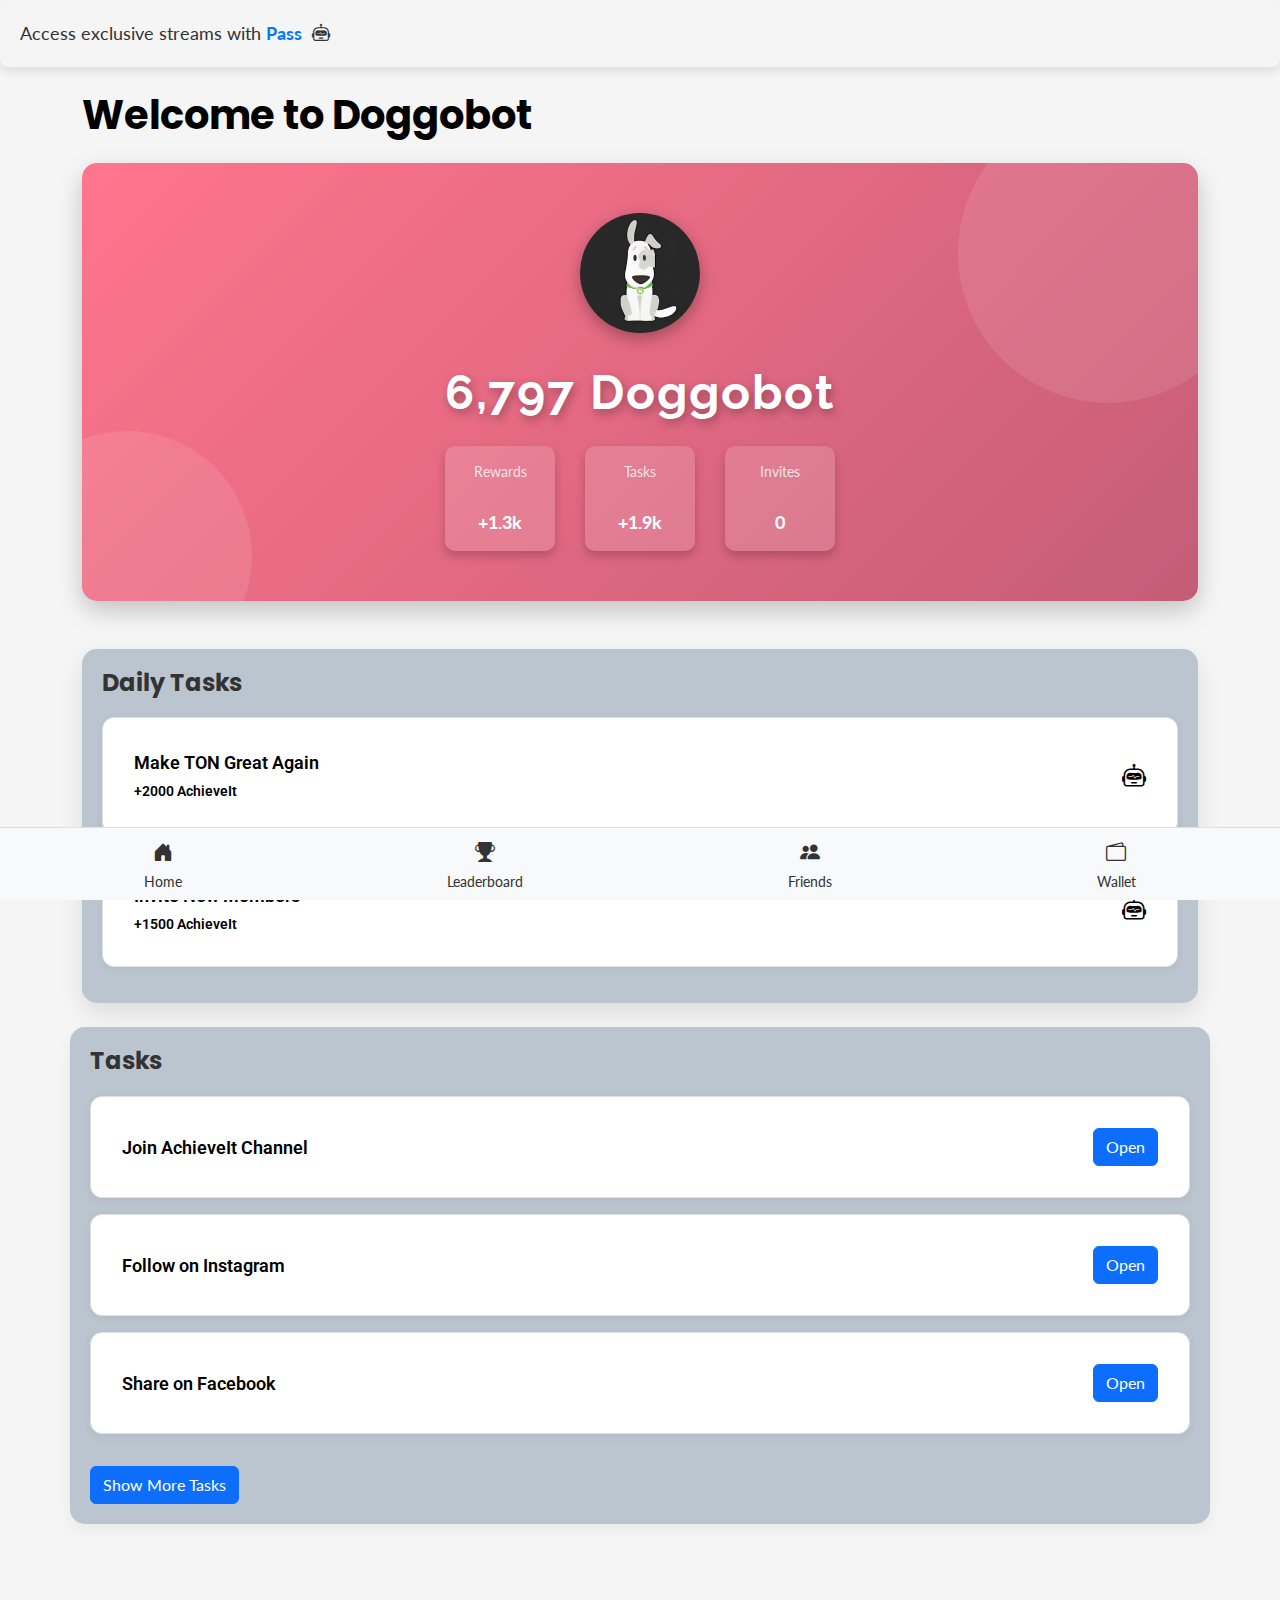
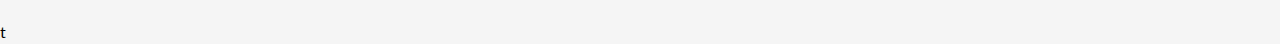
<file: index.html>
<!DOCTYPE html>
<html lang="en">
<head>
  <meta charset="UTF-8">
  <meta name="viewport" content="width=device-width, initial-scale=1.0">
  <title>Doggobot</title>
  
  <!-- Bootstrap CSS -->
  <link href="https://cdn.jsdelivr.net/npm/bootstrap@5.3.0-alpha1/dist/css/bootstrap.min.css" rel="stylesheet">
  
  <!-- Bootstrap Icons CSS -->
  <link href="https://cdn.jsdelivr.net/npm/bootstrap-icons/font/bootstrap-icons.css" rel="stylesheet">

  <link href="https://fonts.googleapis.com/css2?family=Lato:wght@400&family=Poppins:wght@600&family=Montserrat:wght@500&family=Roboto:wght@400&family=Raleway:wght@700&display=swap" rel="stylesheet">
  <link rel="stylesheet" href="acheiveit.css">
</head>
<body>

    <!-- Preloader Section -->
    <div id="preloader">
        <img src="doggo.jpg" alt="Loading Image" class="preloader-image">
        <h2 class="preloader-text">Amazing...</h2>
    </div>

    <!-- Main Content (hidden until preloader fades) -->
    <div id="main-content" style="display: none;">

        <!-- Header -->
        <header class="header d-flex justify-content-between align-items-center">
            <div class="d-flex align-items-center">
                <p class="access-text">Access exclusive streams with <a href="" class="pass-link">Pass</a><i class="bi bi-robot bot-icon" style="width: 50px; padding-left: 10px;"></i></p>
            </div>
        </header>
        <br>
        <!-- Welcome Section -->
        <div class="container">
            <h1>Welcome to Doggobot</h1>
        </div>

        <!-- Stats Section -->
        <div class="container">
            <div class="stats-section text-center mt-4">
                <div class="image-wrapper mb-3">
                    <img src="doggo.jpg" alt="AchieveIt Image" class="achieveit-image">
                </div>
                <h1 class="achieveit-title">6,797 Doggobot</h1>
                <div class="d-flex justify-content-around mt-3">
                    <div class="stat-box">
                        <span>Rewards</span><br>
                        <strong>+1.3k</strong>
                    </div>
                    <div class="stat-box">
                        <span>Tasks</span><br>
                        <strong>+1.9k</strong>
                    </div>
                    <div class="stat-box">
                        <span>Invites</span><br>
                        <strong>0</strong>
                    </div>
                </div>
            </div>
        </div>

      
        <!-- Tasks Section -->
        <div class="container mt-4">
            <div class="tasks mt-5">
                <h4 class="tasks-title">Daily Tasks</h4>
                
                <!-- Task 1 -->
                <div class="task-card card mb-3">
                    <div class="card-body d-flex justify-content-between align-items-center">
                        <div class="task-info">
                            <span class="task-name">Make TON Great Again</span>
                            <span class="task-reward">+2000 AchieveIt</span>
                        </div>
                        <i class="bi bi-robot task-icon"></i>
                    </div>
                </div>
                
                <!-- Task 2 -->
                <div class="task-card card mb-3">
                    <div class="card-body d-flex justify-content-between align-items-center">
                        <div class="task-info">
                            <span class="task-name">Invite New Members</span>
                            <span class="task-reward">+1500 AchieveIt</span>
                        </div>
                        <i class="bi bi-robot task-icon"></i>
                    </div>
                </div>
            </div>
        </div>

        <div class="container mt-4 tasks-section">
            <h5 class="tasks-title">Tasks</h5>
            
            <!-- Task 1 -->
            <div class="task-card card mb-3">
                <div class="card-body d-flex justify-content-between align-items-center">
                    <div class="task-info">
                        <span class="task-name">Join AchieveIt Channel</span>
                    </div>
                    <button class="btn btn-primary task-button">Open</button>
                </div>
            </div>
        
            <!-- Task 2 -->
            <div class="task-card card mb-3">
                <div class="card-body d-flex justify-content-between align-items-center">
                    <div class="task-info">
                        <span class="task-name">Follow on Instagram</span>
                    </div>
                    <button class="btn btn-primary task-button">Open</button>
                </div>
            </div>
        
            <!-- Task 3 -->
            <div class="task-card card mb-3">
                <div class="card-body d-flex justify-content-between align-items-center">
                    <div class="task-info">
                        <span class="task-name">Share on Facebook</span>
                    </div>
                    <button class="btn btn-primary task-button">Open</button>
                </div>
            </div>
        
            <!-- Show More Button -->
            <button id="toggle-tasks" class="btn btn-primary mt-3 show-more-btn">Show More Tasks</button>
        
            <!-- Hidden Tasks -->
            <div id="more-tasks" class="more-tasks d-none">
                <!-- Task 4 -->
                <div class="task-card card mb-3">
                    <div class="card-body d-flex justify-content-between align-items-center">
                        <div class="task-info">
                            <span class="task-name">Post on X</span>
                        </div>
                        <button class="btn btn-primary task-button">Open</button>
                    </div>
                </div>
        
                <!-- Task 5 -->
                <div class="task-card card mb-3">
                    <div class="card-body d-flex justify-content-between align-items-center">
                        <div class="task-info">
                            <span class="task-name">Connect on LinkedIn</span>
                        </div>
                        <button class="btn btn-primary task-button">Open</button>
                    </div>
                </div>
        
                <!-- Task 6 -->
                <div class="task-card card mb-3">
                    <div class="card-body d-flex justify-content-between align-items-center">
                        <div class="task-info">
                            <span class="task-name">Like a YouTube Video</span>
                        </div>
                        <button class="btn btn-primary task-button">Open</button>
                    </div>
                </div>
        
                <!-- Task 7 -->
                <div class="task-card card mb-3">
                    <div class="card-body d-flex justify-content-between align-items-center">
                        <div class="task-info">
                            <span class="task-name">Share a Blog Post</span>
                        </div>
                        <button class="btn btn-primary task-button">Open</button>
                    </div>
                </div>
        
                <!-- Task 8 -->
                <div class="task-card card mb-3">
                    <div class="card-body d-flex justify-content-between align-items-center">
                        <div class="task-info">
                            <span class="task-name">Join Reddit Community</span>
                        </div>
                        <button class="btn btn-primary task-button">Open</button>
                    </div>
                </div>
        
                <!-- Task 9 -->
                <div class="task-card card mb-3">
                    <div class="card-body d-flex justify-content-between align-items-center">
                        <div class="task-info">
                            <span class="task-name">Tweet about the Project</span>
                        </div>
                        <button class="btn btn-primary task-button">Open</button>
                    </div>
                </div>
        
                <!-- Task 10 -->
                <div class="task-card card mb-3">
                    <div class="card-body d-flex justify-content-between align-items-center">
                        <div class="task-info">
                            <span class="task-name">Leave a Google Review</span>
                        </div>
                        <button class="btn btn-primary task-button">Open</button>
                    </div>
                </div>
            </div>
        </div>
        <br><br><br><br>
        
        <!-- Bottom Navigation Bar -->
        <nav class="navbar navbar-expand-lg navbar-light bg-light fixed-bottom">
            <div class="container-fluid justify-content-around">
                <a class="nav-link text-center" href="index.html">
                    <i class="bi bi-house-door-fill"></i>
                    <div>Home</div>
                </a>
                <a class="nav-link text-center" href="leaderboard.html">
                    <i class="bi bi-trophy-fill"></i>
                    <div>Leaderboard</div>
                </a>
                <a class="nav-link text-center" href="frens.html">
                    <i class="bi bi-people-fill"></i>
                    <div>Friends</div>
                </a>
                <a class="nav-link text-center" href="wallet.html">
                    <i class="bi bi-wallet2"></i>
                    <div>Wallet</div>
                </a>                              
            </div>
        </nav>
    </div>

    <!-- Bootstrap JS Bundle -->
    <script src="https://cdn.jsdelivr.net/npm/bootstrap@5.3.0-alpha1/dist/js/bootstrap.bundle.min.js"></script>
    <script>
        // Preloader
        window.onload = function() {
            const preloader = document.getElementById('preloader');
            const mainContent = document.getElementById('main-content');
            preloader.style.display = 'none'; // Hide preloader
            mainContent.style.display = 'block'; // Show main content
        }

        // Show more tasks functionality
        document.getElementById('toggle-tasks').onclick = function() {
            const moreTasks = document.getElementById('more-tasks');
            const button = document.getElementById('toggle-tasks');
            if (moreTasks.classList.contains('d-none')) {
                moreTasks.classList.remove('d-none');
                button.innerText = 'Show Less Tasks'; // Change button text
            } else {
                moreTasks.classList.add('d-none');
                button.innerText = 'Show More Tasks'; // Change button text
            }
        }
    </script>
</body>
</html>t
</file>
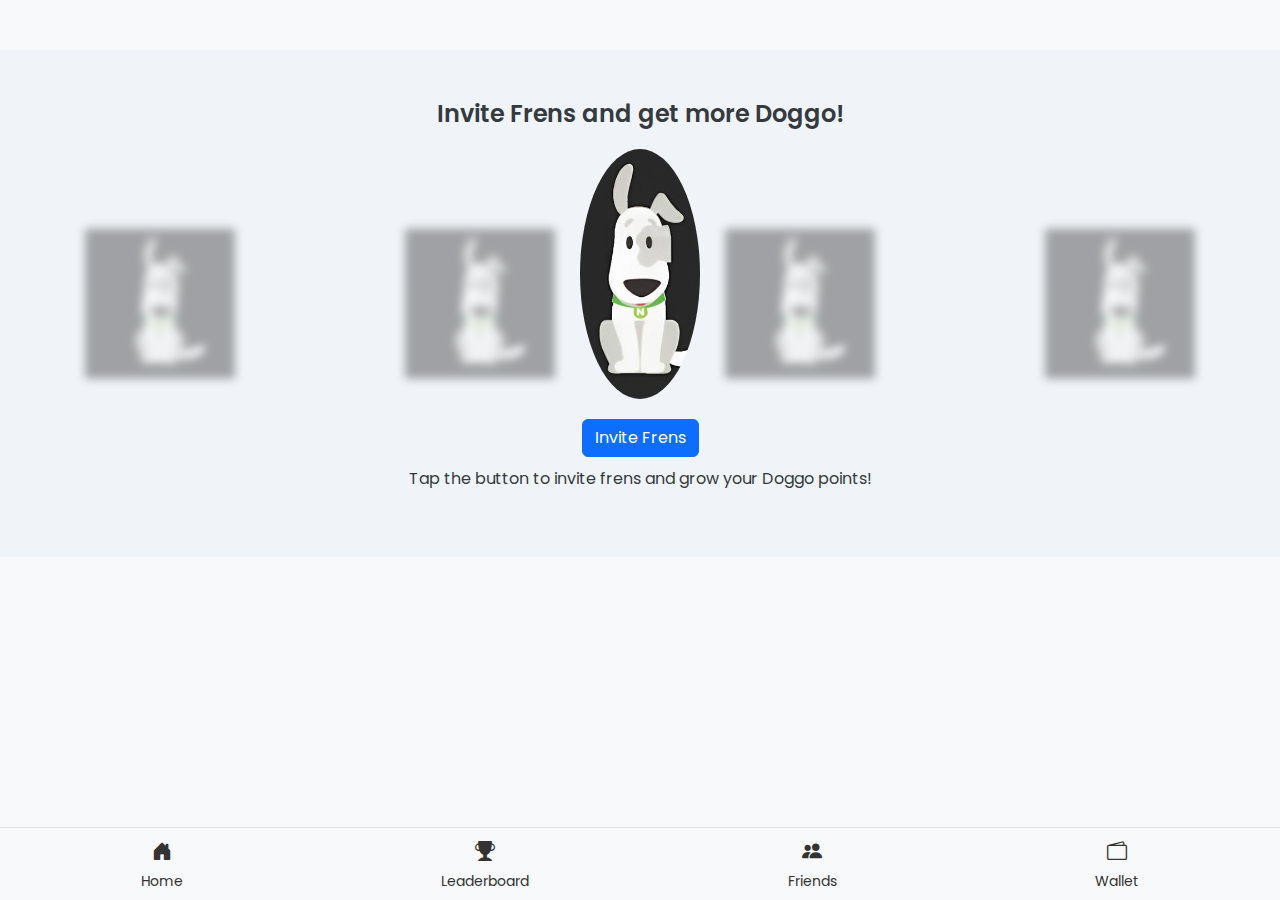
<file: frens.html>
<!DOCTYPE html>
<html lang="en">
<head>
  <meta charset="UTF-8">
  <meta name="viewport" content="width=device-width, initial-scale=1.0">
  <title>Invite Frens - Doggobot</title>
  
  <!-- Bootstrap CSS -->
  <link href="https://cdn.jsdelivr.net/npm/bootstrap@5.3.0-alpha1/dist/css/bootstrap.min.css" rel="stylesheet">
  
  <!-- Bootstrap Icons CSS -->
  <link href="https://cdn.jsdelivr.net/npm/bootstrap-icons/font/bootstrap-icons.css" rel="stylesheet">

  <!-- Google Fonts -->
  <link href="https://fonts.googleapis.com/css2?family=Lato:wght@400&family=Poppins:wght@600&family=Montserrat:wght@500&family=Roboto:wght@400&family=Raleway:wght@700&display=swap" rel="stylesheet">
  <link rel="stylesheet" href="acheiveit.css">
  <!-- Custom CSS -->
  <style>
    body {
      font-family: 'Poppins', sans-serif;
      background-color: #f7f9fb;
      color: #343a40;
    }
    .invite-section {
      position: relative;
      text-align: center;
      margin-top: 50px;
      padding: 50px;
      background-color: #f0f4f8;
    }

    .invite-section h2 {
      font-size: 24px;
      margin-bottom: 20px;
      font-weight: 600;
    }

    /* Main Image Styling */
.main-image {
    width: 120px; /* Set desired width */
    height: auto; /* Maintain aspect ratio */
    position: relative;
    z-index: 2;
    margin: 0 auto; /* Center the image */
}


    .faded-images {
      position: absolute;
      top: 50%;
      left: 50%;
      width: 100%;
      height: 100%;
      transform: translate(-50%, -50%);
      display: flex;
      justify-content: space-around;
      align-items: center;
      opacity: 0.4;
      z-index: 1;
    }

    .faded-images img {
      width: 150px;
      height: 150px;
      object-fit: cover;
      filter: blur(5px);
    }

    .invite-button {
      margin-top: 20px;
    }

    .instructions {
      font-size: 16px;
      margin-top: 10px;
    }
  </style>
</head>
<body>

  <!-- Invite Section -->
  <div class="invite-section">
    <h2>Invite Frens and get more Doggo!</h2>

    <!-- Background faded images -->
    <div class="faded-images">
      <img src="doggo.jpg" alt="Friend Image">
      <img src="doggo.jpg" alt="Friend Image">
      <img src="doggo.jpg" alt="Friend Image">
      <img src="doggo.jpg" alt="Friend Image">
    </div>

    <!-- Main centered image -->
    <div class="main-image">
      <img src="doggo.jpg" alt="Main Invite Image" class="img-fluid" style="width: 250px; height: 250px; object-fit: cover; border-radius: 50%;">
    </div>

    <!-- Invite Button -->
    <button class="btn btn-primary invite-button">Invite Frens</button>

    <!-- Instructions -->
    <p class="instructions">Tap the button to invite frens and grow your Doggo points!</p>
  </div>


    <!-- Bottom Navigation Bar -->
    <!-- Bottom Navigation Bar -->
    <nav class="navbar navbar-expand-lg navbar-light bg-light fixed-bottom">
        <div class="container-fluid justify-content-around">
            <a class="nav-link text-center" href="index.html">
                <i class="bi bi-house-door-fill"></i>
                <div>Home</div>
            </a>
            <a class="nav-link text-center" href="leaderboard.html">
                <i class="bi bi-trophy-fill"></i>
                <div>Leaderboard</div>
            </a>
            <a class="nav-link text-center" href="frens.html">
                <i class="bi bi-people-fill"></i>
                <div>Friends</div>
            </a>
            <a class="nav-link text-center" href="wallet.html">
                <i class="bi bi-wallet2"></i>
                <div>Wallet</div>
            </a>                              
        </div>
    </nav>
  <!-- Bootstrap JS Bundle -->
  <script src="https://cdn.jsdelivr.net/npm/bootstrap@5.3.0-alpha1/dist/js/bootstrap.bundle.min.js"></script>
</body>
</html>
</file>
<file: acheiveit.css>
/* Custom Styles */
body {
background: whitesmoke; 
color: black; /* Text color */
font-family: 'Lato', sans-serif; /* Clean and modern font for body */
overflow: auto;
}

h1, h2, h3, h4, h5, h6 {
font-family: 'Poppins', sans-serif; /* Advanced beautiful font for headers */
font-weight: 700; /* Bold weight for headers */
}

/* Bottom Navigation Bar Styles */
.navbar {
    background-color: #ffffff; /* Background color */
    border-top: 1px solid #e0e0e0; /* Light border */
}

.nav-link {
    color: #333; /* Icon and text color */
    font-size: 14px; /* Text size */
    transition: color 0.3s; /* Smooth color transition */
}

.nav-link:hover {
    color: #007bff; /* Change color on hover */
}

.nav-link i {
    font-size: 20px; /* Icon size */
    display: block; /* Make icons block elements for proper spacing */
    margin-bottom: 5px; /* Space between icon and text */
}

@media (max-width: 576px) {
    .nav-link {
        font-size: 12px; /* Smaller font size for mobile */
    }

    .nav-link i {
        font-size: 18px; /* Smaller icon size for mobile */
    }
}
.header {
    background-color: #f5f5f5; /* Deep whitesmoke background */
    padding: 20px; /* Padding for spacing */
    box-shadow: 0 4px 10px rgba(0, 0, 0, 0.1); /* Subtle shadow for depth */
    border-radius: 8px; /* Rounded corners */
}

.access-text {
    font-size: 18px; /* Font size */
    color: #333; /* Darker text for contrast */
    margin: 0; /* Remove default margin */
}

.pass-link {
    color: #007bff; /* Bootstrap primary color */
    font-weight: bold; /* Bold for emphasis */
    text-decoration: none; /* Remove underline */
    transition: color 0.3s ease; /* Smooth transition for hover effect */
}

.pass-link:hover {
    color: #0056b3; /* Darker shade on hover */
    text-decoration: underline; /* Underline on hover */
}

@media (max-width: 768px) {
    .header {
        flex-direction: column; /* Stack elements on smaller screens */
        align-items: flex-start; /* Align items to the start */
    }

    .access-text {
        font-size: 16px; /* Slightly smaller font on mobile */
    }
}
/* Enhanced background for the stats section */
.stats-section {
    display: flex;
    flex-direction: column;
    align-items: center;
    justify-content: center;
    padding: 50px;
    background: linear-gradient(135deg, #ff758c, #161338); /* Vibrant gradient background */
    background-size: 400% 400%; /* Animate gradient */
    animation: backgroundMove 8s ease infinite; /* Infinite animation for dynamic background */
    border-radius: 15px;
    box-shadow: 0 10px 25px rgba(0, 0, 0, 0.2); /* Slightly increased shadow for depth */
    position: relative;
    overflow: hidden;
}

/* Animated gradient background movement */
@keyframes backgroundMove {
    0% { background-position: 0% 50%; }
    50% { background-position: 100% 50%; }
    100% { background-position: 0% 50%; }
}

/* Circular decorative element for background */
.stats-section:before {
    content: "";
    position: absolute;
    top: -60px;
    right: -60px;
    width: 300px;
    height: 300px;
    background: rgba(255, 255, 255, 0.1);
    border-radius: 50%;
    z-index: 0; /* Push behind the content */
}

.stats-section:after {
    content: "";
    position: absolute;
    bottom: -80px;
    left: -80px;
    width: 250px;
    height: 250px;
    background: rgba(255, 255, 255, 0.1);
    border-radius: 50%;
    z-index: 0;
}

/* Image Wrapper for Circular Image */
.image-wrapper {
    width: 120px; /* Slightly larger width */
    height: 120px; /* Slightly larger height */
    border-radius: 50%;
    overflow: hidden;
    display: flex;
    align-items: center;
    justify-content: center;
    margin: 0 auto;
    box-shadow: 0 5px 15px rgba(0, 0, 0, 0.3); /* Add a shadow around the image */
    position: relative;
    z-index: 1; /* Ensure it's above the background elements */
}

/* AchieveIt Image Styling */
.achieveit-image {
    width: 100%;
    height: auto;
    object-fit: cover;
}

/* Title Styling */
.achieveit-title {
    font-family: 'Raleway', sans-serif;
    font-size: 48px; /* Slightly larger for emphasis */
    color: #fff;
    text-shadow: 2px 4px 10px rgba(0, 0, 0, 0.3);
    margin-top: 15px;
    font-weight: 700;
    letter-spacing: 2px;
    z-index: 1;
    animation: fadeIn 1.2s ease-in-out;
}

/* Stats Box Styling */
.stat-box {
    text-align: center;
    background: rgba(255, 255, 255, 0.15); /* Slightly less transparent for better contrast */
    padding: 15px; /* Increased padding for better spacing */
    border-radius: 10px; /* Slightly larger rounded corners */
    box-shadow: 0 5px 10px rgba(0, 0, 0, 0.2); /* Soft shadow for depth */
    transition: transform 0.3s ease, background 0.3s ease;
    color: #fff;
    font-size: 14px;
    width: 110px; /* Slightly larger width */
    margin: 0 15px; /* Increased margin between boxes */
    z-index: 1;
}

.stat-box:hover {
    transform: translateY(-10px); /* Smooth hover effect */
    background: rgba(255, 255, 255, 0.3); /* Change background on hover */
}

/* Stat box text styling */
.stat-box span {
    font-size: 14px;
    display: block;
    color: #f0f0f0;
    opacity: 0.9;
}

.stat-box strong {
    font-size: 18px;
    color: #fff;
    display: block;
    margin-top: 6px;
    font-weight: 700;
}

/* Responsive adjustments */
@media (max-width: 768px) {
    .stat-box {
        width: 100px;
        margin: 10px 0; /* Vertical margin for smaller screens */
    }
}



/* Overall Tasks Section */
.tasks {
background: #bbc5cf; /* Light background for the tasks section */
padding: 20px;
border-radius: 15px;
box-shadow: 0 10px 25px rgba(0, 0, 0, 0.1);
}

/* Title Styling */
.tasks-title {
font-family: 'Poppins', sans-serif; /* Consistent font for task titles */
font-size: 24px;
font-weight: 700;
margin-bottom: 20px;
color: #333;
}

/* Task Card Styling */
.task-card {
background: #f8f9fa; 
border-radius: 15px;
box-shadow: 0 5px 15px rgba(0, 0, 0, 0.1); /* Subtle shadow */
transition: transform 0.3s ease, box-shadow 0.3s ease;
}

.task-card:hover {
transform: translateY(-5px); /* Lift effect on hover */
box-shadow: 0 10px 20px rgba(0, 0, 0, 0.2);
}

/* Task Info Styling */
.task-info {
display: flex;
flex-direction: column;
}

.task-name {
font-family: 'Roboto', sans-serif; /* Consistent font for task names */
font-size: 18px;
font-weight: 600;
color: black;
}

.task-reward {
font-family: 'Roboto', sans-serif; /* Consistent font for rewards */
font-size: 14px;
color: black;
margin-top: 5px;
}

/* Task Icon Styling */
.task-icon {
font-size: 24px;
color: black;
transition: transform 0.3s ease;
}

.task-card:hover .task-icon {
transform: scale(1.2); /* Slight zoom on hover */
}

/* Responsive Adjustments */
@media (max-width: 768px) {
.task-card {
    flex-direction: column;
    text-align: center;
}

.task-info {
    margin-bottom: 10px;
}

.task-icon {
    font-size: 28px;
}
}

/* Task Section Styling */
.tasks-section {
background:#bbc5cf;
padding: 20px;
border-radius: 15px;
box-shadow: 0 6px 15px rgba(0, 0, 0, 0.05);
}

.tasks-title {
font-family: 'Poppins', sans-serif; /* Consistent font for task section titles */
font-size: 24px;
font-weight: 700;
margin-bottom: 20px;
color: #333;
}

/* Task Card Styling */
.task-card {
background: #ffffff;
border-radius: 12px;
box-shadow: 0 2px 10px rgba(0, 0, 0, 0.05);
transition: transform 0.2s ease, box-shadow 0.2s ease;
padding: 15px;
border: 1px solid #e0e0e0;
}

.task-card:hover {
transform: translateY(-3px);
box-shadow: 0 5px 15px rgba(0, 0, 0, 0.1);
}

.task-info {
font-size: 16px;
font-weight: 600;
}

/* Responsive Adjustments */
@media (max-width: 768px) {
.task-card {
    padding: 10px; /* Adjust padding for smaller screens */
}
}
/* Preloader Styles */
#preloader {
    position: fixed;
    top: 0;
    left: 0;
    width: 100%;
    height: 100%;
    display: flex;
    flex-direction: column;
    justify-content: center;
    align-items: center;
    background-color: rgba(107, 101, 101, 0.8); /* Dark background */
    color: white;
    z-index: 9999;
    transition: opacity 0.5s ease;
}

/* Fade-out effect */
.fade-out {
    opacity: 0;
    transition: opacity 1s ease;
    pointer-events: none; /* Prevent interaction after fade-out */
}

/* Preloader image and text */
.preloader-image {
    width: 150px; /* Adjust size as needed */
    height: auto;
    animation: spin 2s linear infinite; /* Optional: spinning effect */
}

.preloader-text {
    margin-top: 20px;
    font-size: 24px;
    font-family: 'Roboto', sans-serif;
    text-align: center;
}

/* Spinning animation */
@keyframes spin {
    0% { transform: rotate(0deg); }
    100% { transform: rotate(360deg); }
}
</file>
